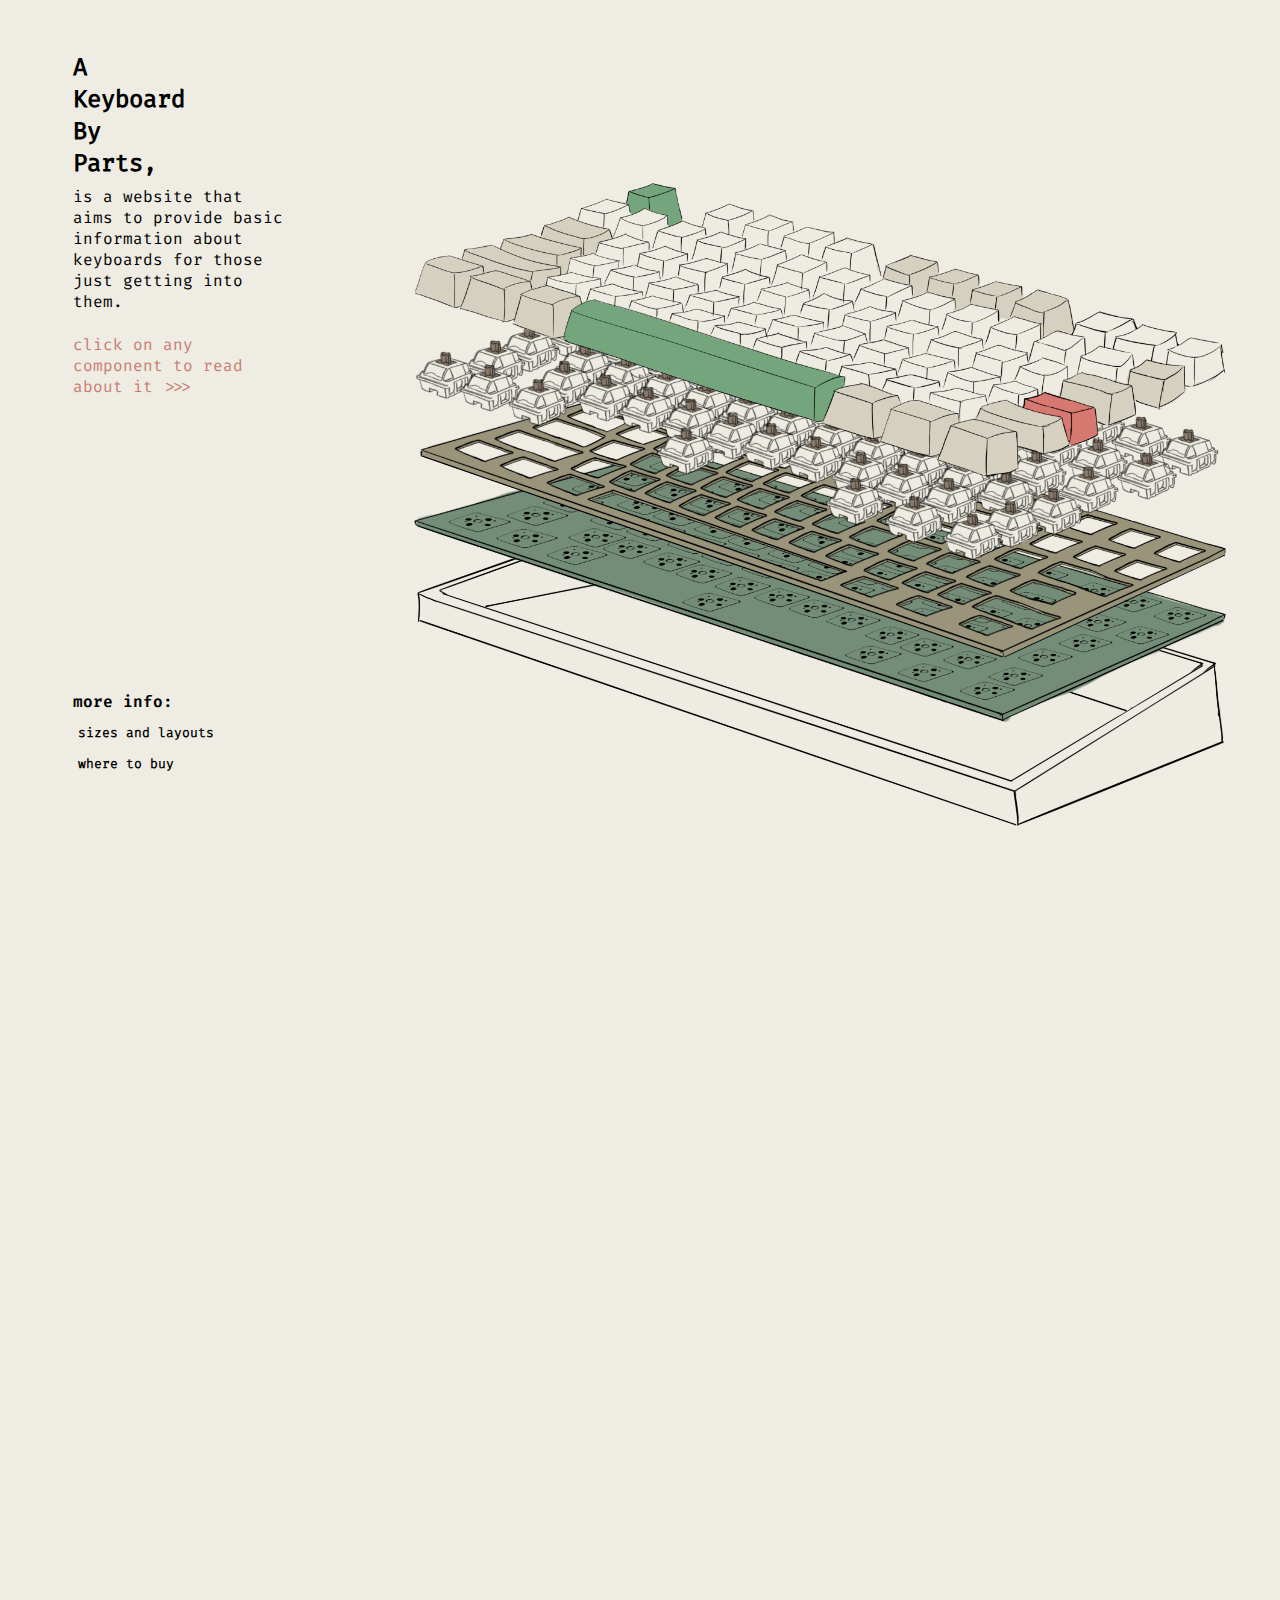
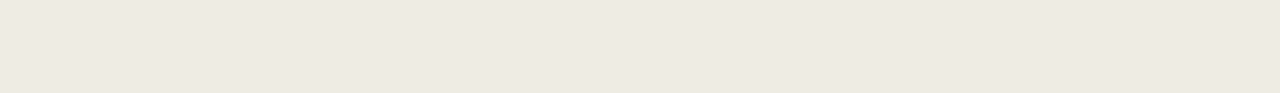
<file: index.html>
<html lang="en">
<head>
    <link rel="stylesheet" href="style.css">
    <script src="js.js"></script>
    <meta http-equiv="X-UA-Compatible" content="IE=edge">
    <meta charset="UTF-8">
    <meta name="viewport" content="width=device-width, initial-scale=1.0">
    <title>a keyboard by parts</title>
    
</head>

<body>
   
    <h2 id="h1" style="width:5vw"> A Keyboard By Parts,</h2>
    <p id="p1" style="width: 17vw; ">is a website that aims to provide basic information about keyboards for those just getting into them.
    </p>
    <br>
    <p id="p2" style="width: 17vw; min-width: 10vw;">click on any component to read about it >>>
</p>

<p id="p3">more info:</p>
   

<ul class="subpages-list" style="width:35vw;  margin-top: -1vw;">
    
            <h3 id=h4><li><a href="layout.html">sizes and layouts</a></li></h3>
    
            <h3 id=h4 style="margin-top: -1vw"><li><a href="resources.html"> where to buy </a></li></h3>
            </ul>

            <div class="image-container">
                <div class="image-container1">
<a href="keycaps.html" >
  <img src="images/keycapshome.png" alt="Image 5" class="cropped-image-clip-polygon" style="z-index:5;">
    </a>
</div>
    <a href="switches.html">
  <img src="images/switcheshome.png" alt="Image 4" class="cropped-image-clip-polygon4" style=" top:-17vw; z-index:4;">
    </a>
    <a href="plate.html">
  <img src="images/platehome.png" alt="Image 3" class="cropped-image-clip-polygon1" style=" top:-32vw; z-index:3;">
    </a>
    <a href="pcb.html">
  <img src="images/pcbhome.png" alt="Image 2" class="cropped-image-clip-polygon2" style="top:-49vw; z-index:2;">
    </a>
  <a href="case.html">
  <img src="images/casehome.png" alt="Image 1" class="cropped-image-clip-polygon3" style="top:-67vw; z-index:1;">
    </a> 
   </div>
</body>
</html>
</file>
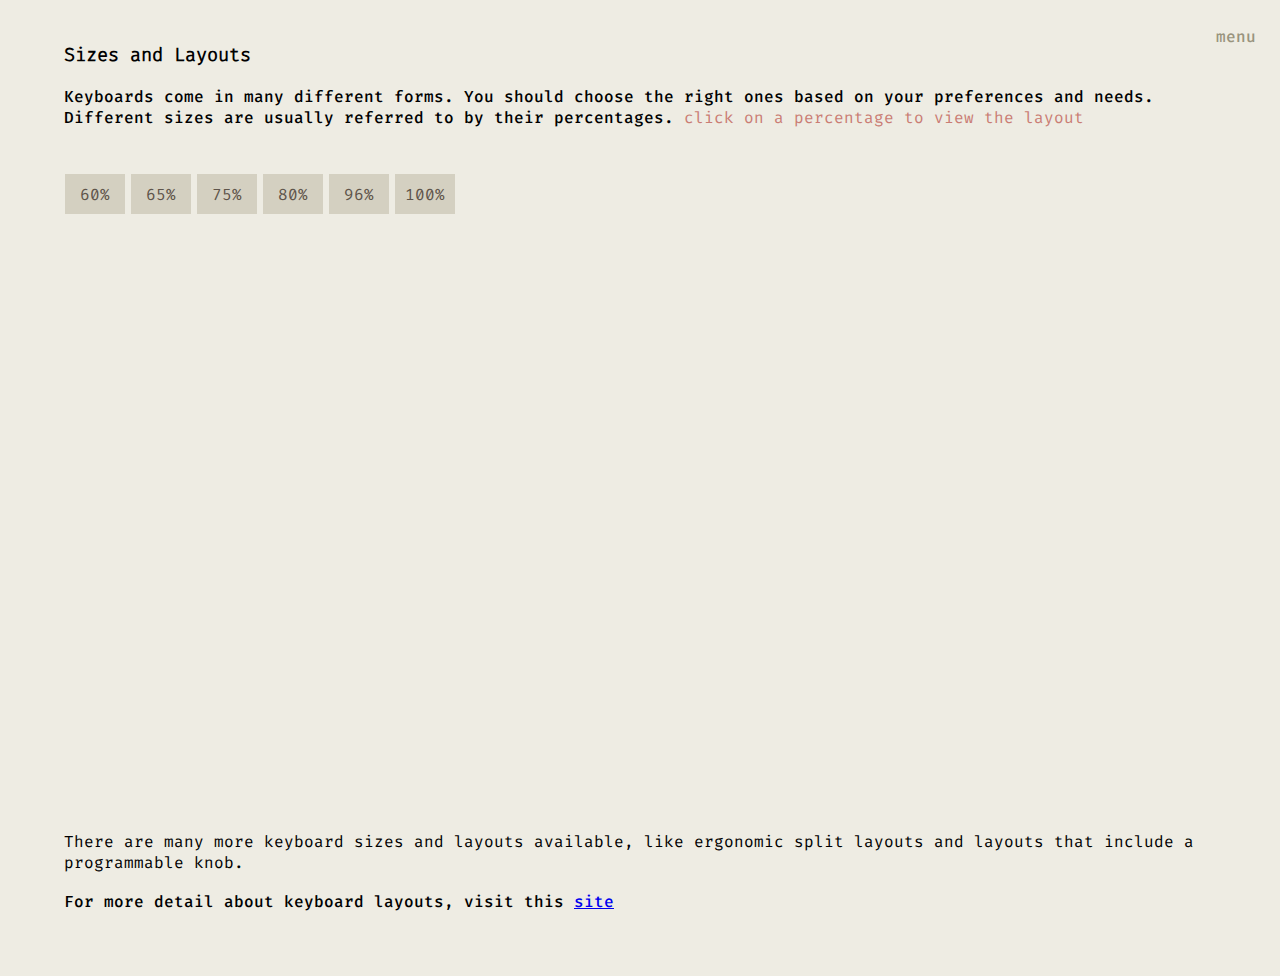
<file: layout.html>
<html lang="en">
<head>
    <link rel="stylesheet" href="layout.css">
    <script src="js.js"></script>

    <meta charset="UTF-8">
    <meta name="viewport" content="width=device-width, initial-scale=1.0">
    <title>sizes and layouts</title>
</head>
<body>
    <div class="mySidebar" id="sidebar">
        
        <a href="javascript:void(0)" class="closebtn" onclick="closeNav()">&times;</a>
        <ul>
            <li><a href="index.html">home</a></li>
            <li><a href="keycaps.html">keycaps</a></li>
            <li><a href="switches.html">switches</a></li>
            <li><a href="plate.html">plate</a></li>
            <li><a href="pcb.html">pcb</a></li>
            <li><a href="case.html">case</a></li>
            <li><a href="layout.html">sizes and layouts</a></li>
            <li><a href="resources.html">where to buy</a></li>
        </ul>
    </div>

        <span id="menu" onclick="openNav()">menu</span>
<div class="main">
    <h3 id="h3">Sizes and Layouts</h3>
    <p1 id="p2">Keyboards come in many different forms. You should choose the right ones based on your preferences and needs. Different sizes are usually referred to by their percentages. 
    </p1>
    <p1 id="p4">click on a percentage to view the layout
    </p1>
    <br>
    <br>
    <br>


   
    <button class="button" onclick="toggleVisibility('image6'); setActiveButton(this);">60%</button>
    <button class="button" onclick="toggleVisibility('image5'); setActiveButton(this);">65%</button>
    <button class="button" onclick="toggleVisibility('image4'); setActiveButton(this);">75%</button> 
    <button class="button" onclick="toggleVisibility('image3'); setActiveButton(this);">80%</button>
    <button class="button" onclick="toggleVisibility('image2'); setActiveButton(this);">96%</button>
    <button class="button" onclick="toggleVisibility('image1'); setActiveButton(this);">100%</button>


    <div class="image-container">
        <img id="image1" src="images/100.png" alt="Image 1" style="visibility: hidden;">
        <img id="image2" src="images/96.png" alt="Image 2" style="visibility: hidden;">
        <img id="image3" src="images/80.png" alt="Image 3" style="visibility: hidden;">
        <img id="image4" src="images/75.png" alt="Image 4" style="visibility: hidden;">
        <img id="image5" src="images/65.png" alt="Image 5" style="visibility: hidden;">
        <img id="image6" src="images/60.png" alt="Image 6" style="visibility: hidden;">
       
        
    </div>
<div class="description-container" style="visibility: hidden;">
<p id="image1-description" class="description" style="visibility: hidden;">This is a full-sized keyboard complete with 104 keys, including the number pad and function keys. It has a lot of functions but is less portable than the rest because of all the space it takes. It’s well suited for use in the office.</p>
<p id="image2-description" class="description" style="visibility: hidden;">This is a compact full-sized keyboard that is slightly smaller than the 100%. It has around 100 keys, removing some of the less-used keys and the unused space on the keyboard.  It still has most of the functions and is still suitable for office use and data entry.</p>
<p id="image3-description" class="description" style="visibility: hidden;">This is a Tenkeyless (TKL) keyboard and has around 87 keys. It has everything in the 100%, sans the number pad. It’s still good for office use, and better for people who don’t need the number pad. </p>
<p id="image4-description" class="description" style="visibility: hidden;">This is a compact Tenkeyless keyboard that has around 84 keys. This is the layout used for most laptops, and may be more familiar. The function keys are more compacted and there is no number pad. Some editing keys were removed. It’s much more portable than the previous sizes. It’s good for everyday use.</p>
<p id="image5-description" class="description" style="visibility: hidden;">This is a compact keyboard that has around 68 keys. It lacks the number pad, the separate function keys, and some navigation keys like DEL. They are accessed through key combinations, which can be inconvenient for someone who needs to use them often. However, it’s very portable and good for someone who focuses more on the typing experience.</p>
<p id="image6-description" class="description" style="visibility: hidden;">This is a mini keyboard with around 61 keys. It has no number pad, function keys, navigation keys, and arrow keys. It’s not suitable for gaming but can be good for someone who just needs a keyboard to type. </p>

</div>

<br>


    <p1 id="p1">There are many more keyboard sizes and layouts available, like ergonomic split layouts and layouts that include a programmable knob.
    </p1>
    <br>
    <br>
    <p1 id="p2">For more detail about keyboard layouts, visit this <a href="https://www.keychron.com/blogs/news/keyboard-size-layout-buying-guide">site</a>
    </p1>
</div>
</body>
</html>
</file>
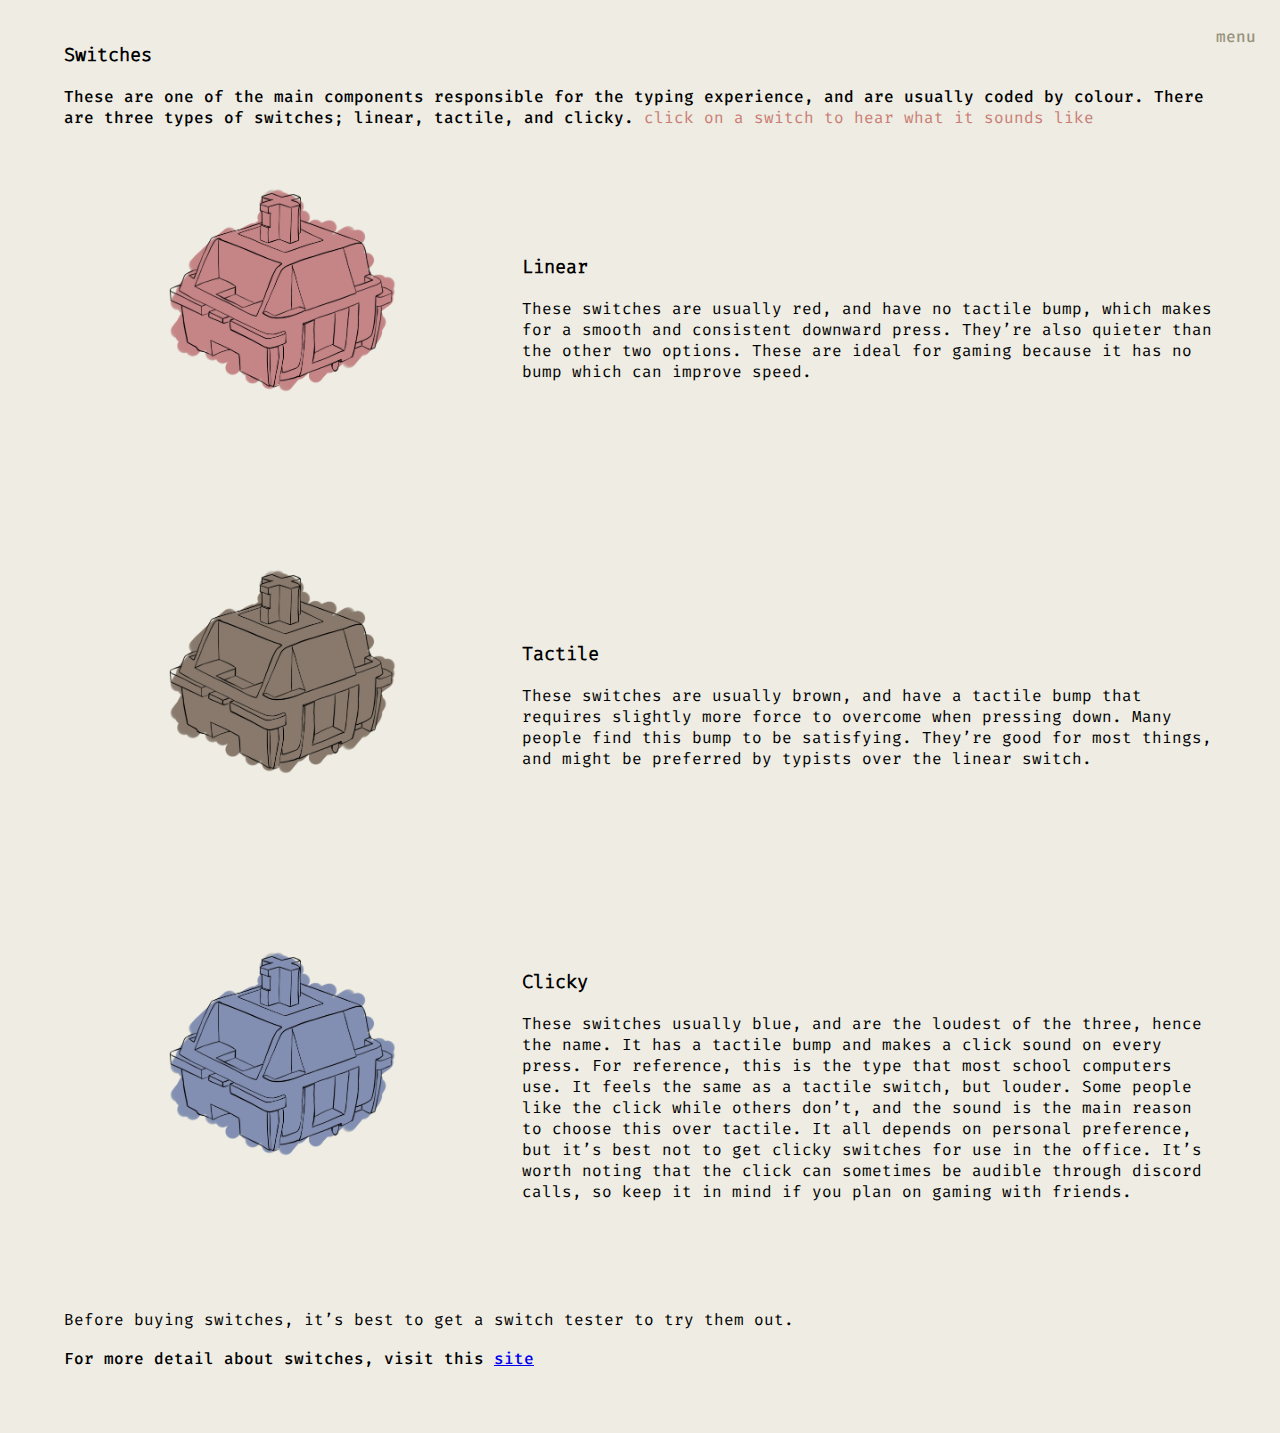
<file: switches.html>
<html lang="en">
<head>
    <link rel="stylesheet" href="page.css">
    <script src="js.js"></script>
    <meta charset="UTF-8">
    <meta name="viewport" content="width=device-width, initial-scale=1.0">
    <title>switches</title>
</head>
<body>
    <div class="mySidebar" id="sidebar">
        
        <a href="javascript:void(0)" class="closebtn" onclick="closeNav()">&times;</a>
        <ul>
            <li><a href="index.html">home</a></li>
            <li><a href="keycaps.html">keycaps</a></li>
            <li><a href="switches.html">switches</a></li>
            <li><a href="plate.html">plate</a></li>
            <li><a href="pcb.html">pcb</a></li>
            <li><a href="case.html">case</a></li>
            <li><a href="layout.html">sizes and layouts</a></li>
            <li><a href="resources.html">where to buy</a></li>
        </ul>
    </div>

        <span id="menu" onclick="openNav()">menu</span>

        <div class="main">
           
    <h3 id="h3">Switches</h3>
    <p1 id="p2">These are one of the main components responsible for the typing experience, and are usually coded by colour. There are three types of switches; linear, tactile, and clicky.
    </p1>
    <p1 id="p4">click on a switch to hear what it sounds like
    </p1>

   <div class="container">
<div class="image-container">
    <img src="images/red1.png" id="firstImage" onmousedown="changeImage()" onmouseup="restoreImage()">
    
   
  </div>
<div class="text">
    <h3 id="h3">Linear</h3>
    <p1 id="p1">These switches are usually red, and have no tactile bump, which makes for a smooth and consistent downward press. They’re also quieter than the other two options. These are ideal for gaming because it has no bump which can improve speed. 
    </p1>
</div>
</div>

<div class="container">
<div class="image-container">
    <img src="images/brown1.png" id="secondImage" onmousedown="changeImage2()" onmouseup="restoreImage2()">
</div>
<div class="text1">
    <h3 id="h3">Tactile</h3>
    <p1 id="p1">These switches are usually brown, and have a tactile bump that requires slightly more force to overcome when pressing down. Many people find this bump to be satisfying. They’re good for most things, and might be preferred by typists over the linear switch. 
    </p1>
</div>
  </div>

  <div class="container">
    <div class="image-container"> 
        <img src="images/blue1.png" id="thirdImage" onmousedown="changeImage3()" onmouseup="restoreImage3()">
</div>

<div class="text2">
    <h3 id="h3">Clicky</h3>
    <p1 id="p1">These switches usually blue, and are the loudest of the three, hence the name. It has a tactile bump and makes a click sound on every press. For reference, this is the type that most school computers use. It feels the same as a tactile switch, but louder. Some people like the click while others don’t, and the sound is the main reason to choose this over tactile. It all depends on personal preference, but it’s best not to get clicky switches for use in the office. It’s worth noting that the click can sometimes be audible through discord calls, so keep it in mind if you plan on gaming with friends. 
    </p1>
</div>
    </div>
<br>
<br>
<div class="closing">
    <p1 id="p1">Before buying switches, it’s best to get a switch tester to try them out. 
    </p1>
<br>
<br>

    <p2 id="p2">For more detail about switches, visit this <a href="https://www.corsair.com/us/en/explorer/gamer/keyboards/key-switch-types-101/#:~:text=THERE%20ARE%20THREE%20MAIN%20TYPES%20OF%20KEY%20SWITCHES&text=Instead%2C%20today%20we'll%20talk,%2C%20we'll%20start%20there. 
        https://www.xda-developers.com/mechanical-keyboards-guide/ ">site</a>
    </p2>
</div>
</div>
</body>
</html>
</file>
<file: style.css>
@font-face {
    font-family: Fira Code light;
    src: url(font/FiraCode-Light.ttf);
}

@font-face {
    font-family: Fira Code regular;
    src: url(font/FiraCode-Regular.ttf);
}

@font-face {
    font-family: Fira Code medium;
    src: url(font/FiraCode-Medium.ttf);
}

@font-face {
    font-family: Fira Code semibold;
    src: url(font/FiraCode-SemiBold.ttf);
}

@font-face {
    font-family: Fira Code bold;
    src: url(font/FiraCode-Bold.ttf);
}

.subpages-list {
    list-style-type: none;
    
  }

  .subpages-list a {
    text-decoration: none; 
    font-size: small;
    color: #000000;
  }

  .subpages-list a:hover {
    color: #ca7d74;
  }

body {

    background-color: #eeece3;
    margin: 1vw;
    padding: 4vw;
    padding-left: 2vw;
    overflow: hidden;
    width: 93.2vw;
    
}



#h1 {
  font-family: Fira Code regular;
  margin-left: 2.7vw;
  margin-top: -1vw;
  
  color: #000000;
  
  
}


#h2 {
    font-family: Fira Code regular;
    
  }

#h2:hover {
    color: #7fa480;
}

#h3 {
    font-family: Fira Code light;
    
  }

  #h4 {
    font-family: Fira Code light;

    
  }

  #h4:hover {
    color: #7fa480;
  }

#p1 {
    font-family: Fira Code regular;
    margin-top: -1vw;
    margin-left: 2.7vw;

}

#p2 {
    font-family: Fira Code regular;
    color:#ca7d74;
    margin-top: -1vw;
    margin-left: 2.7vw;
 
}

#p3 {
    font-family: Fira Code semibold;
    color: #000000;
    margin-top: 23vw;
    margin-left: 2.7vw;
    font-size: medium;
}



.cropped-image-clip-polygon {
    position: relative;
    width: 100%;
    height: auto;
    clip-path: polygon(72% 100%, 100% 70%, 100% 50%, 29% 0%, 23% 8%, 1% 28%, 0% 31%, 0% 38%);
    transition: transform 0.5s ease;
}

.cropped-image-clip-polygon:hover {
    transform: scale(1.05); 
}

.cropped-image-clip-polygon1 {
    position: relative;
    width: 100%;
    height: auto;
    clip-path: polygon(28% 0, 100% 60%, 100% 64%, 72.5% 100%, 0 27%);
    transition: transform 0.5s ease;
}


.cropped-image-clip-polygon1:hover {
    transform: scale(1.05); 
}

.cropped-image-clip-polygon2 {
    position: relative;
    width: 100%;
    height: auto;
    clip-path: polygon(33% 0, 100% 60%, 100% 64%, 72.5% 100%, 0 29%,0 27%);
    transition: transform 0.5s ease;
}

.cropped-image-clip-polygon2:hover {
    transform: scale(1.05); 
}

.cropped-image-clip-polygon3 {
    position: relative;
    width: 100%;
    height: auto;
    clip-path: polygon(75% 100%, 100% 74%, 100% 50%, 29% 0%, 23% 5%, 1% 28%, 0% 31%, 0% 38%);
    transition: transform 0.5s ease;
}


.cropped-image-clip-polygon3:hover {
    transform: scale(1.05); 
}

.cropped-image-clip-polygon4 {
    position: relative;
    width: 100%;
    height: auto;
    clip-path: polygon(70% 100%, 100% 68%, 100% 58%, 29% 0%, 23% 10%, 1% 30%, 0% 31%, 0% 41%);
    transition: transform 0.5s ease;
}

.cropped-image-clip-polygon4:hover {
    transform: scale(1.05); 
}


.image-container {
    display:block;
    margin-top: -48vw;
    float:left;
    width: 64vw;
    height: 85dvh;
    margin-left: 29vw;
}

@media screen and (max-width: 600px) {
    body {
        overflow-y: scroll;
        max-height: 100vh;
    }
}
</file>
<file: layout.css>
@font-face {
    font-family: Fira Code light;
    src: url(font/FiraCode-Light.ttf);
}

@font-face {
    font-family: Fira Code regular;
    src: url(font/FiraCode-Regular.ttf);
}

@font-face {
    font-family: Fira Code medium;
    src: url(font/FiraCode-Medium.ttf);
}

@font-face {
    font-family: Fira Code semibold;
    src: url(font/FiraCode-SemiBold.ttf);
}

@font-face {
    font-family: Fira Code bold;
    src: url(font/FiraCode-Bold.ttf);
}

body {
    background-color: #eeece3;
    margin: 1vw;
    padding: 4vw;
    padding-top: 1vw;
    width: auto;
}

#h1 {
    font-family: Fira Code regular;
  
    
  }
  
  #h2 {
      font-family: Fira Code light;
      
    }
  
  #h2:hover {
      color: #7fa480;
  }
  
  #h3 {
      font-family: Fira Code light;
      
    }
  
    #h4 {
      font-family: Fira Code light;
      
    }
  
    #h4:hover {
      color: #7fa480;
    }
  
  #p1 {
      font-family: Fira Code regular;
    
  }
  
  #p2 {
      font-family: Fira Code medium;
   
  }
  
  #p3 {
      font-family: Fira Code semibold;
  
  }
  
  #p3:hover {
      color: #7fa480;
    }

    #p4 {
        font-family: Fira Code regular;
        color:#ca7d74;
        font-size:medium;
        
     
    }


    

    .image-container {
        position: relative;
        margin-left: -0.5%;
        margin-top: 1%;
        width: 100%; 
        height: 56%; 
    
    }
    
    .image-container img {
        position: absolute;
        object-fit: cover;
        width: 100%;
        height: auto;
        
    }
.description-container {
    position: relative;
    
    margin-bottom: 1.1%;
    width: 100%;
    height: 12.5%;
    background-color: #d4d0c1; 
   
   
   
}

.description {
    margin-left: 1%;
    margin-right: 1%;
    margin-top: 0.8%;
    position: absolute;
    font-family: Fira Code regular
    
    
   

}

.button {
    font-family: Fira Code regular;
    width: 60px;
    height: 40px;
    background-color: #d4d0c1; 
    border: none;
    color: #5e544a;
    text-align: center;
    display: inline-block;
    font-size: medium;
    margin: 10px 1px;
    margin-bottom: 20px;
    cursor: pointer;
  }

  .button:hover {
    background-color: #99947e;
    color: #eeece3;
  }
  
  .mySidebar {
    width: 0%;
    background-color: #d4d0c1;
    height: 100%; 
    position: fixed;
    top: 0;
    right: 0;
    padding-top: 37px;
    transition: 0.5s;
    z-index: 1;
    overflow: hidden;
   
}


.mySidebar ul {
    list-style-type: none;
    padding-inline-start: 9%;
   
}

.mySidebar ul li {
    padding: 15px;
    
    
    
}
.mySidebar ul li a {
    
    white-space: nowrap;
    justify-content: space-between;
    display: flex;
    flex-wrap: nowrap;
    font-family: Fira Code regular;
    font-size: medium;
    color: #5e544a;
    text-decoration: none;
    
    
}

.mySidebar ul li a:hover {
    color: #ca7d74;
}
  


#menu {
    font-family: Fira Code medium;
    color: #99947e;
    text-decoration: none;
    margin-left: 100%;
  

}

#menu:hover {
    color: #5e544a;
}

.mySidebar .closebtn {
    position: absolute; 
    color: #5e544a;
    font-family: Fira Code light;
    top: 5px;
    text-decoration: none;
    font-size: 25px;
    margin-left: 32px;
  }

  .mySidebar .closebtn:hover {
    color:#ca7d74;
  }


.main {
    margin-top: -2%;
}
</file>
<file: page.css>
@font-face {
    font-family: Fira Code light;
    src: url(font/FiraCode-Light.ttf);
}

@font-face {
    font-family: Fira Code regular;
    src: url(font/FiraCode-Regular.ttf);
}

@font-face {
    font-family: Fira Code medium;
    src: url(font/FiraCode-Medium.ttf);
}

@font-face {
    font-family: Fira Code semibold;
    src: url(font/FiraCode-SemiBold.ttf);
}

@font-face {
    font-family: Fira Code bold;
    src: url(font/FiraCode-Bold.ttf);
}

body {
    background-color: #eeece3;
    margin: 1vw;
    padding: 4vw;
    padding-top: 1vw;
    width: auto;
   
}

#h1 {
    font-family: Fira Code regular;
  
    
  }
  
  #h2 {
      font-family: Fira Code light;
      
    }
  
  #h2:hover {
      color: #7fa480;
  }
  
  #h3 {
      font-family: Fira Code light;
      
    }
  
    #h4 {
      font-family: Fira Code light;
      
    }
  
    #h4:hover {
      color: #7fa480;
    }
  
  #p1 {
      font-family: Fira Code regular;
    
  }
  
  #p2 {
      font-family: Fira Code medium;
   
  }
  
  #p3 {
      font-family: Fira Code semibold;
  
  }
  
  #p3:hover {
      color: #7fa480;
    }

    #p4 {
        font-family: Fira Code regular;
        color:#ca7d74;
        font-size:medium;
        
     
    }

   

#img1 {
    width: 40%;
    height: auto;
    margin-bottom: 4%;
}

#img2 {
    width: 60%;
    height: auto;
    
   
}

#img3 {
    width: 65%;
    height: auto;

   
}


  .mySidebar {
    width: 0%;
    background-color: #d4d0c1;
    height: 100%; 
    position: fixed;
    top: 0;
    right: 0;
    padding-top: 37px;
    transition: 0.5s;
    z-index: 1;
    overflow: hidden;
   
}


.mySidebar ul {
    list-style-type: none;
    padding-inline-start: 9%;
   
}

.mySidebar ul li {
    padding: 15px;
    
    
    
}
.mySidebar ul li a {
    
    white-space: nowrap;
    justify-content: space-between;
    display: flex;
    flex-wrap: nowrap;
    font-family: Fira Code regular;
    font-size: medium;
    color: #5e544a;
    text-decoration: none;
    
    
}

.mySidebar ul li a:hover {
    color: #ca7d74;
}
  


#menu {
    font-family: Fira Code medium;
    color: #99947e;
    text-decoration: none;
    margin-left: 100%;
  

}

#menu:hover {
    color: #5e544a;
}

.mySidebar .closebtn {
    position: absolute; 
    color: #5e544a;
    font-family: Fira Code light;
    top: 5px;
    text-decoration: none;
    font-size: 25px;
    margin-left: 32px;
  }

  .mySidebar .closebtn:hover {
    color:#ca7d74;
  }

  .main {
    margin-top: -2%;
}




.container {
    position: relative;
    margin-top: 5%;
    height: 40%;
    align-items: center;
    justify-content: center;
    
  }



img {
    position: absolute;
    max-width: 20%;
    max-height: 100%;
    margin-left: 9%;
   
}

.text {
    font-size: medium;
    width: 60%;
    padding-top: 50px;
    margin-left: 38%;
    padding-left: 20px;
   
  }

  .text1 {
    font-size: medium;
    width: 60%;
    padding-top: 55px;
    margin-left: 38%;
    padding-left: 20px;
   
  }

  
  .text2 {
    font-size: medium;
    width: 60%;
    margin-left: 38%;
    padding-top: 1px;
    padding-left: 20px;
    margin-bottom: 20px;
   
  }


  #r1 {
    font-family: Fira Code regular;
    text-decoration: none;
    color: #000000;
  
}

#r1:hover  {
    color: #ca7d74;
}
</file>
